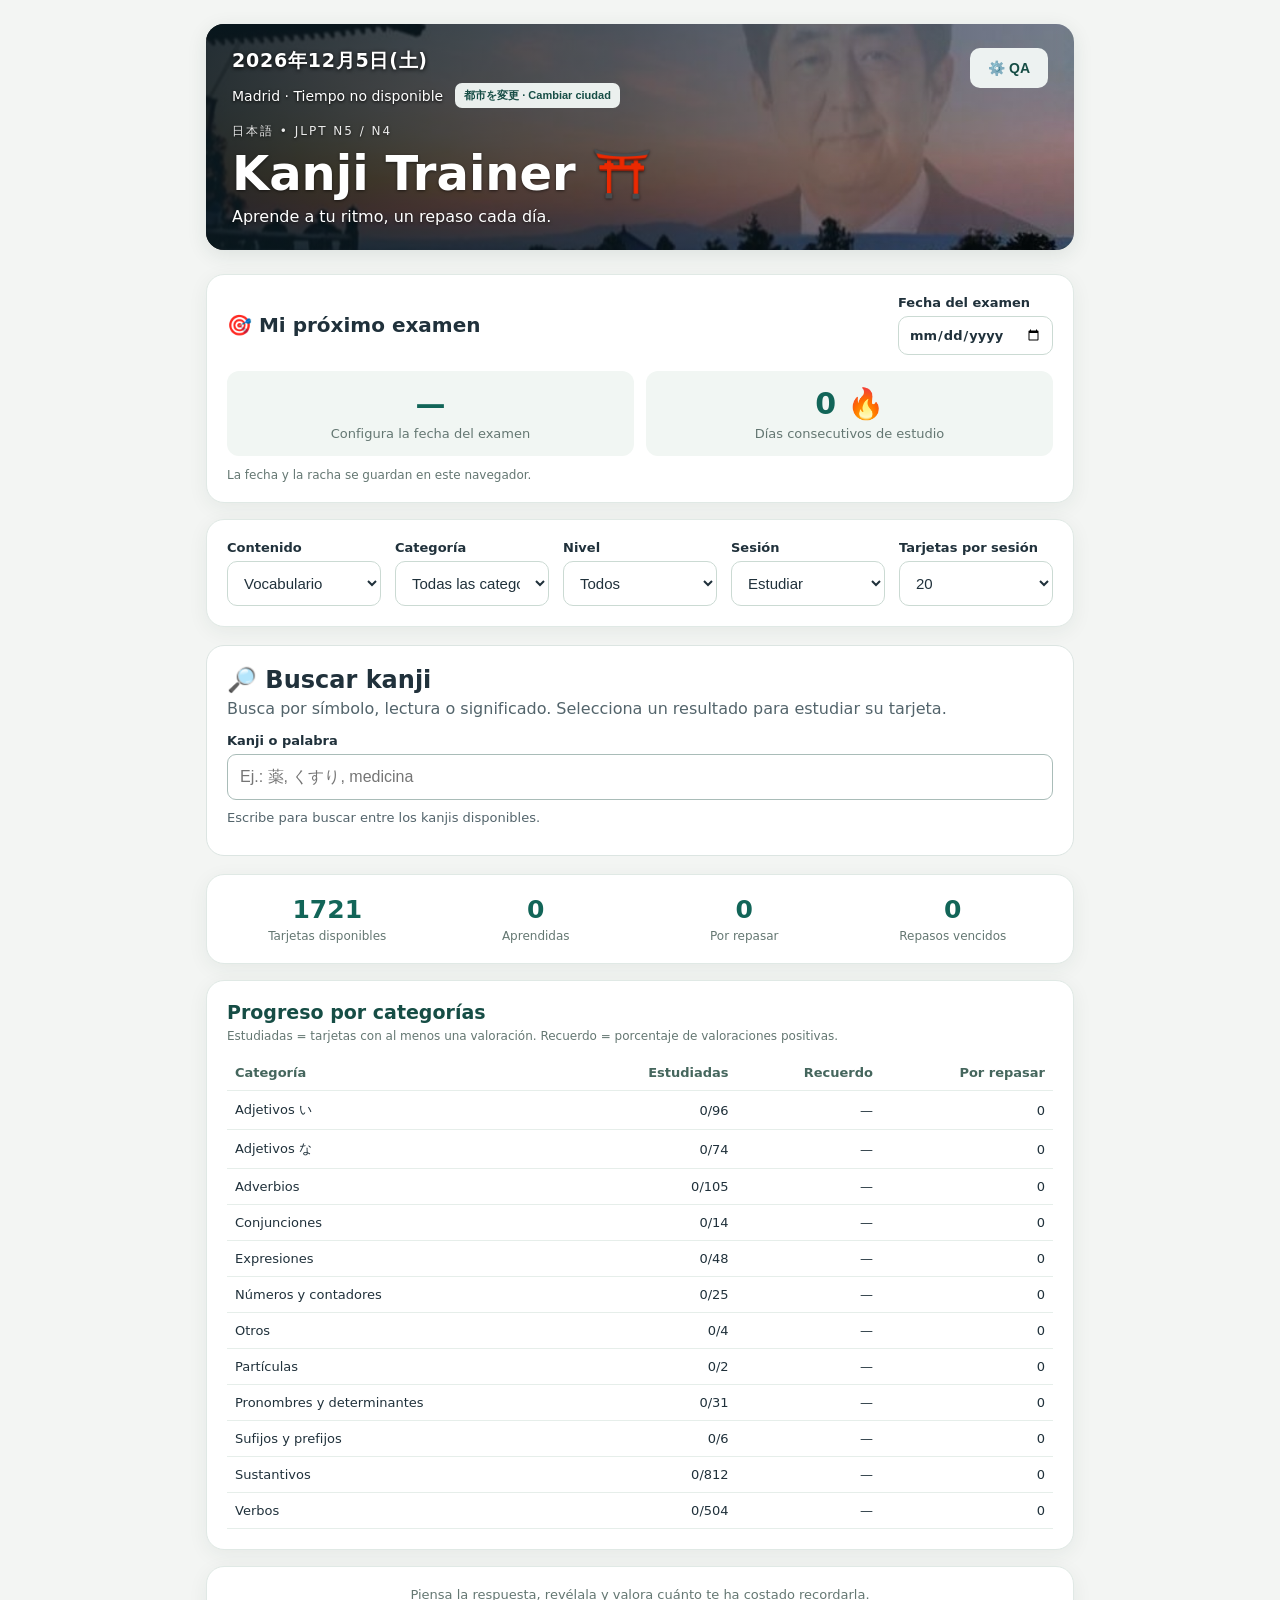
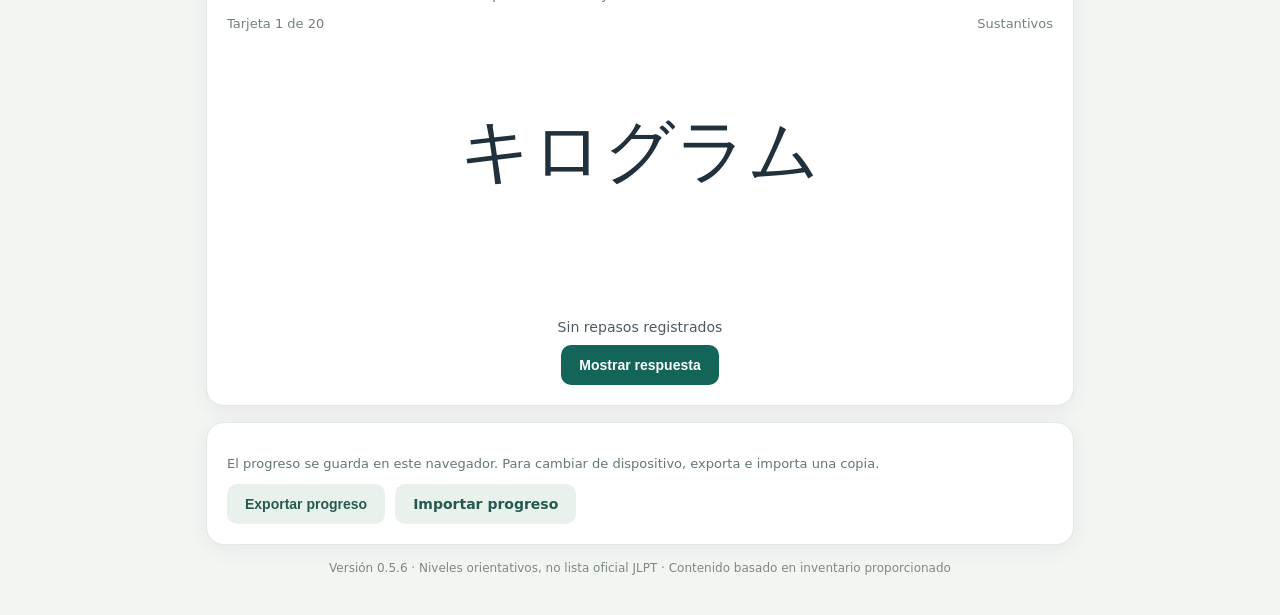
<file: index.html>
<!doctype html><html lang="es"><head><meta charset="utf-8"><meta name="viewport" content="width=device-width,initial-scale=1"><title>Kanji Trainer</title><link rel="stylesheet" href="estilos.css?v=0.5.6"></head><body><main><header class="hero"><div class="hero-copy"><div id="japaneseDate" class="japanese-date" aria-label="Fecha actual en japonés"></div><div class="weather-line"><span id="weatherDisplay" aria-live="polite">Madrid · 天気を確認中…</span><button type="button" id="weatherChange" class="weather-change" aria-expanded="false" aria-controls="weatherPicker">都市を変更 · Cambiar ciudad</button></div><div id="weatherPicker" class="weather-picker" hidden><label for="weatherCity">Buscar ciudad (resultados automáticos)</label><div class="weather-search"><input id="weatherCity" type="search" maxlength="90" placeholder="Madrid, Tokio, Cracovia…" autocomplete="off"></div><div id="weatherMessage" role="status"></div><div id="weatherResults" class="weather-results"></div></div><small>日本語 • JLPT N5 / N4</small><h1>Kanji Trainer <span>⛩️</span></h1><p>Aprende a tu ritmo, un repaso cada día.</p></div><button id="qaToggle" class="subtle">⚙️ QA</button></header><section class="goal" aria-label="Objetivo de estudio"><div class="goal-heading"><h2>🎯 Mi próximo examen</h2><label>Fecha del examen <input id="examDate" type="date" aria-label="Fecha del examen"></label></div><div class="goal-counters"><div><strong id="daysLeft">—</strong><small id="examStatus">Configura tu fecha</small></div><div><strong id="streak">0 🔥</strong><small>Días consecutivos de estudio</small></div></div><p id="goalHelp">La fecha y la racha se guardan en este navegador.</p></section><section class="toolbar"><label>Contenido<select id="tipo"><option value="vocabulario">Vocabulario</option><option value="kanji">Kanji</option><option value="gramatica">Gramática</option></select></label><label>Categoría<select id="subcategoria"><option value="todos">Todas las categorías</option></select></label><label>Nivel<select id="nivel"><option value="todos">Todos</option><option>N5</option><option>N4</option></select></label><label>Sesión<select id="modo"><option value="estudio">Estudiar</option><option value="errores">Repasar errores</option><option value="pendientes">Repaso pendiente</option></select></label><label>Tarjetas por sesión<select id="limite"><option value="10">10</option><option value="20" selected>20</option><option value="30">30</option></select></label></section><section class="kanji-finder" aria-label="Buscador de kanjis"><div class="finder-heading"><h2>🔎 Buscar kanji</h2><p>Busca por símbolo, lectura o significado. Selecciona un resultado para estudiar su tarjeta.</p></div><label for="kanjiSearch">Kanji o palabra</label><input id="kanjiSearch" type="search" placeholder="Ej.: 薬, くすり, medicina" autocomplete="off"><div id="kanjiSearchStatus" class="finder-status" role="status"></div><div id="kanjiSearchResults" class="finder-results"></div><button id="kanjiSearchClear" class="subtle" type="button" hidden>Limpiar búsqueda</button></section><section class="stats"><div><strong id="total">—</strong><small>Tarjetas disponibles</small></div><div><strong id="hechas">0</strong><small>Aprendidas</small></div><div><strong id="fallos">0</strong><small>Por repasar</small></div><div><strong id="pendientes">0</strong><small>Repasos vencidos</small></div></section><section class="category-panel" aria-label="Estadísticas por categoría"><div class="category-heading"><h2>Progreso por categorías</h2><p>Estudiadas = tarjetas con al menos una valoración. Recuerdo = porcentaje de valoraciones positivas.</p></div><div class="category-scroll"><table class="category-table"><thead><tr><th>Categoría</th><th>Estudiadas</th><th>Recuerdo</th><th>Por repasar</th></tr></thead><tbody id="categoryStats"></tbody></table></div></section><section class="study" id="studyArea"><p class="study-instructions">Piensa la respuesta, revélala y valora cuánto te ha costado recordarla.</p><div class="meta"><span id="counter">—</span><span id="categoria">—</span></div><article id="card" aria-live="polite"><div id="front" class="japanese">Cargando…</div><div id="back" class="answer" hidden></div><div id="kanjiExamples" class="kanji-examples" hidden></div></article><div id="feedback" role="status"></div><div id="choices" class="choices"></div><p id="cardAccuracy" class="card-accuracy" aria-live="polite"></p><div class="actions"><button id="reveal">Mostrar respuesta</button><button id="again" class="bad" hidden>Otra vez</button><button id="hard" class="subtle" hidden>Difícil</button><button id="good" class="good" hidden>Bien</button><button id="easy" class="good" hidden>Fácil</button><button id="next" class="subtle" hidden>Siguiente →</button></div></section><section id="sessionEnd" class="bottom" hidden><h2>🎉 Sesión terminada</h2><p id="sessionSummary"></p><div class="session-results"><div><strong id="sessionPercent">0%</strong><small>Aciertos</small></div><div><strong id="sessionCorrectCount">0</strong><small>Correctas</small></div><div><strong id="sessionWrongCount">0</strong><small>Para repasar</small></div></div><div class="session-track"><div id="sessionProgress"></div></div><button id="newSession">Nueva sesión</button></section><section class="bottom"><p>El progreso se guarda en este navegador. Para cambiar de dispositivo, exporta e importa una copia.</p><div class="actions"><button id="export" class="subtle">Exportar progreso</button><label class="upload">Importar progreso<input type="file" id="import" accept="application/json" hidden></label></div></section><section id="qa" hidden><h2>🧪 Panel QA</h2><p>Diagnóstico local para probar la aplicación.</p><pre id="diag"></pre><button id="reset" class="bad">Borrar progreso local</button></section><footer>Versión 0.5.6 · Niveles orientativos, no lista oficial JLPT · Contenido basado en inventario proporcionado</footer></main><script src="datos.js?v=0.5.6"></script><script src="legacy_meanings.js?v=0.5.6"></script><script src="kanji_ejemplos.js?v=0.5.6"></script><script src="app.js?v=0.5.6"></script><script src="tiempo.js?v=0.4"></script></body></html>
</file>
<file: estilos.css>
:root{font-family:system-ui,-apple-system,'Segoe UI',sans-serif;color:#20313b;background:#f3f5f3}*{box-sizing:border-box}body{margin:0}main{max-width:900px;margin:auto;padding:24px 16px 40px}header{display:flex;align-items:start;justify-content:space-between;margin-bottom:24px}h1{font-size:clamp(30px,6vw,48px);margin:5px 0;color:#164d45}header p{margin:0;color:#60726e}small{font-size:12px;color:#647772}header small{letter-spacing:2px}.toolbar,.stats,.study,.bottom,#qa{background:white;border:1px solid #e0e9e5;border-radius:18px;padding:20px;margin-bottom:16px;box-shadow:0 5px 20px #193b3210}.toolbar{display:grid;grid-template-columns:repeat(4,1fr);gap:14px}label{display:grid;gap:6px;font-size:13px;font-weight:600}select{width:100%;border:1px solid #cbdad3;border-radius:10px;padding:12px;background:#fff;color:#20313b;font-size:15px}.stats{display:grid;grid-template-columns:repeat(4,1fr);text-align:center;gap:8px}.stats div{display:grid;gap:5px}.stats strong{font-size:25px;color:#126558}.stats small{letter-spacing:0}.meta{display:flex;justify-content:space-between;font-size:13px;color:#72817b}article{min-height:240px;display:flex;align-items:center;justify-content:center;flex-direction:column;text-align:center;padding:20px}.japanese{font-size:clamp(42px,8vw,70px);line-height:1.4;overflow-wrap:anywhere}.answer{font-size:19px;margin-top:20px;white-space:pre-line;color:#1c6559}.actions{display:flex;flex-wrap:wrap;justify-content:center;gap:10px}button,.upload{border:0;border-radius:10px;padding:12px 18px;background:#126558;color:white;font-weight:700;cursor:pointer;font-size:14px}.subtle,.upload{background:#e9f1ed;color:#245a50}.bad{background:#a84043}.good{background:#21835d}button:hover,.upload:hover{filter:brightness(.95)}.choices{display:grid;grid-template-columns:1fr 1fr;gap:9px;margin-bottom:14px}.choices button{background:#edf3ef;color:#183d34;text-align:left;min-height:56px}.choices button:disabled{opacity:.75;cursor:default}.choices button.correct{background:#c8ebd8}.choices button.wrong{background:#f7cdd0}#feedback{text-align:center;min-height:24px;margin-bottom:10px;font-weight:600}.bottom p{font-size:13px;color:#647772}.bottom .actions{justify-content:start}#qa pre{white-space:pre-wrap;overflow-wrap:anywhere;background:#eff4f1;padding:12px;border-radius:10px}footer{text-align:center;color:#7c8984;font-size:12px}@media(max-width:560px){.toolbar{grid-template-columns:1fr 1fr}.toolbar label:last-child{grid-column:1/-1}.stats{grid-template-columns:1fr 1fr}.choices{grid-template-columns:1fr}article{min-height:200px}.japanese{font-size:46px}}

#sessionEnd{text-align:center}#sessionEnd h2{margin-top:0;color:#126558}@media(max-width:700px){.toolbar{grid-template-columns:repeat(2,1fr)}}@media(max-width:560px){.toolbar label:last-child{grid-column:auto}}

.goal{background:white;border:1px solid #e0e9e5;border-radius:18px;padding:20px;margin-bottom:16px;box-shadow:0 5px 20px #193b3210}.goal-heading{display:flex;align-items:center;justify-content:space-between;gap:16px;flex-wrap:wrap}.goal h2{margin:0;font-size:20px}.goal input{border:1px solid #cbdad3;border-radius:10px;padding:10px;font:inherit;color:#20313b;max-width:210px}.goal-counters{display:grid;grid-template-columns:repeat(2,minmax(0,1fr));gap:12px;margin-top:16px}.goal-counters>div{background:#f1f6f3;border-radius:12px;padding:15px;display:grid;gap:5px;text-align:center}.goal-counters strong{font-size:30px;color:#126558}.goal-counters small{font-size:13px;letter-spacing:0}.goal p{font-size:12px;color:#647772;margin-bottom:0}@media(max-width:480px){.goal-heading label{width:100%}.goal input{max-width:none;width:100%}}

.session-results{display:grid;grid-template-columns:repeat(3,minmax(0,1fr));gap:12px;margin:18px 0 12px}.session-results>div{background:#eff4f1;border-radius:12px;padding:16px 8px;display:grid;gap:5px;text-align:center}.session-results strong{font-size:clamp(24px,4vw,34px);color:#126558}.session-results small{font-size:12px;color:#60726e}.session-track{height:10px;background:#e9efec;border-radius:99px;overflow:hidden;margin:0 0 18px}.session-track>div{height:100%;width:0;background:#126558;border-radius:99px;transition:width .2s}#sessionEnd{text-align:center}

.card-accuracy{font-size:.88rem;opacity:.8;text-align:center;margin:.6rem 0}

.study-instructions{text-align:center;font-size:13px;color:#647772;margin:0 0 14px}

.category-panel{background:#fff;border:1px solid #e0e9e5;border-radius:18px;padding:20px;margin-bottom:16px;box-shadow:0 5px 20px #193b3210}.category-heading h2{font-size:19px;margin:0 0 6px;color:#164d45}.category-heading p{font-size:12px;color:#647772;margin:0 0 12px}.category-scroll{overflow-x:auto}.category-table{width:100%;border-collapse:collapse;font-size:13px;text-align:left}.category-table th,.category-table td{padding:10px 8px;border-bottom:1px solid #e6eeea}.category-table th{color:#45665d}.category-table th:not(:first-child),.category-table td:not(:first-child){text-align:right;white-space:nowrap}.category-selected{background:#eaf5ee}.toolbar{grid-template-columns:repeat(5,minmax(0,1fr))}@media(max-width:700px){.toolbar{grid-template-columns:repeat(2,minmax(0,1fr))}}@media(max-width:450px){.category-panel{padding:12px}.category-table{font-size:12px}}

/* QA-014: cabecera decorativa aislada del área de estudio */
header.hero{position:relative;isolation:isolate;overflow:hidden;min-height:220px;padding:24px 26px;border-radius:18px;background:#102d38 url('cabecera-japon.jpg') center 56% / cover no-repeat;color:#fff;align-items:flex-start;gap:16px;box-shadow:0 5px 20px #193b321a}
header.hero::before{content:'';position:absolute;inset:0;z-index:-1;background:linear-gradient(90deg,rgba(9,25,32,.88) 0%,rgba(9,25,32,.65) 48%,rgba(9,25,32,.22) 100%);pointer-events:none}
header.hero .hero-copy{max-width:75%}
header.hero h1,header.hero p,header.hero small{color:#fff;text-shadow:0 1px 3px rgba(0,0,0,.55)}
header.hero small{opacity:.9}
header.hero .japanese-date{font-size:clamp(15px,2.5vw,19px);font-weight:650;letter-spacing:.04em;margin-bottom:14px;color:#fff;text-shadow:0 1px 4px #000}
header.hero #qaToggle{background:rgba(245,250,248,.94);color:#164d45;flex-shrink:0}
/* Las tarjetas conservan fondo sólido y legibilidad independiente de la imagen */
.study{background:#fff}
@media(max-width:560px){header.hero{min-height:185px;padding:20px 16px;background-position:57% center}header.hero .hero-copy{max-width:78%}header.hero h1{font-size:clamp(25px,7vw,34px)}header.hero p{font-size:13px}header.hero #qaToggle{padding:10px;font-size:12px}}

/* QA-015: valoración en cuadrícula 2x2 en pantallas pequeñas.
   Solo se activa cuando las cuatro opciones de valoración están visibles. */
@media (max-width:560px) {
  .study .actions:has(#again:not([hidden])) {
    display:grid;
    grid-template-columns:repeat(2,minmax(0,1fr));
    gap:10px;
    max-width:320px;
    margin-inline:auto;
  }
  .study .actions:has(#again:not([hidden])) > button:not([hidden]) {
    width:100%;
    min-height:46px;
  }
  .study .actions > button[hidden] { display:none; }
}

/* QA-017: meteorología independiente del progreso de estudio */
header.hero{overflow:visible}
header.hero::before{border-radius:inherit}
header.hero .hero-copy{position:relative;z-index:1}
.weather-line{display:flex;flex-wrap:wrap;align-items:center;gap:8px 12px;margin:-5px 0 12px;color:#fff;font-size:14px;text-shadow:0 1px 3px #000}
.weather-change{padding:5px 9px;font-size:11px;background:rgba(245,250,248,.94);color:#164d45;border-radius:7px;text-shadow:none}
.weather-picker{position:relative;z-index:5;width:min(420px,100%);padding:12px;margin:0 0 14px;background:#f8fbfa;color:#20313b;border-radius:10px;box-shadow:0 8px 24px #0004;text-shadow:none}
.weather-picker[hidden]{display:none}
.weather-picker label{font-size:12px}
.weather-search{display:flex;gap:7px;margin-top:6px}
.weather-search input{min-width:0;flex:1;border:1px solid #cbdad3;border-radius:8px;padding:9px;font-size:14px}
.weather-search button{padding:9px 11px;font-size:13px}
#weatherMessage{font-size:12px;margin-top:7px}
.weather-results{display:grid;gap:5px;margin-top:7px;max-height:185px;overflow:auto}
.weather-results button{background:#e9f1ed;color:#245a50;text-align:left;padding:9px;font-size:13px}
@media(max-width:560px){.weather-line{font-size:12px;gap:5px 8px}.weather-change{font-size:10px;padding:5px 7px}header.hero{min-height:185px}.weather-picker{width:100%}}

/* Ejemplos didácticos: visibles únicamente tras revelar la respuesta. */
.kanji-examples{margin-top:1rem;text-align:left;display:grid;gap:.65rem}.kanji-examples[hidden]{display:none}.kanji-examples h3{font-size:1rem;margin:.3rem 0}.kanji-example{padding:.8rem;border:1px solid rgba(128,128,128,.25);border-radius:12px;overflow-wrap:anywhere}.kanji-example p{margin:.45rem 0 0;line-height:1.6}.kanji-example p[lang=ja]{font-size:1.1rem}.example-translation{opacity:.8;font-size:.94rem}

/* Buscador de kanjis: v0.5.1 */
.kanji-finder{background:#fff;border:1px solid #dce5e2;border-radius:18px;padding:20px;margin:18px 0}.finder-heading h2{margin:0 0 5px}.finder-heading p{margin:0 0 15px;color:#53646b}.kanji-finder label{display:block;margin-bottom:6px;font-weight:600}.kanji-finder input{width:100%;box-sizing:border-box;padding:12px;border:1px solid #a9bcb8;border-radius:9px;font-size:16px}.finder-status{font-size:13px;color:#53646b;margin:10px 0}.finder-results{display:grid;grid-template-columns:repeat(auto-fit,minmax(min(100%,260px),1fr));gap:8px;max-height:340px;overflow:auto}.finder-result{display:flex;align-items:center;gap:12px;text-align:left;background:#f5faf8;color:#183b35;border:1px solid #dce9e5;border-radius:10px;padding:10px;cursor:pointer}.finder-result:hover,.finder-result:focus-visible{outline:2px solid #268569}.finder-result strong{font-size:28px;min-width:44px}.finder-result span{font-size:13px;line-height:1.5}.kanji-finder #kanjiSearchClear{margin-top:10px}

.kanji-example ruby{ruby-position:over;ruby-align:center}.kanji-example rt{font-size:.65em;color:#476b67}.kanji-example p[lang="ja"]{line-height:2.5;overflow-wrap:anywhere}

/* v0.5.4: ajustes de lectura y búsqueda en pantallas pequeñas */
.kanji-finder{min-width:0}.kanji-finder input#kanjiSearch{display:block;width:100%;max-width:none;min-width:0;box-sizing:border-box;min-height:46px}.finder-results{grid-template-columns:repeat(auto-fit,minmax(min(100%,260px),1fr))}.finder-result{min-width:0;width:100%;overflow-wrap:anywhere;white-space:normal}.finder-result span{min-width:0;overflow-wrap:anywhere}.kanji-example{min-width:0}.kanji-example strong{display:block;line-height:1.5}.kanji-example p[lang="ja"]{line-height:2.4;word-break:normal;overflow-wrap:break-word}.kanji-example rt{font-size:.65em}
@media(max-width:560px){.kanji-finder{padding:16px;margin:16px 0}.finder-results{grid-template-columns:minmax(0,1fr);max-height:320px}.finder-result{padding:12px;gap:10px}.finder-result strong{flex:0 0 38px;min-width:38px;font-size:26px}.finder-result span{font-size:13px;line-height:1.45}.kanji-examples{width:100%;min-width:0}.kanji-example{padding:12px}.kanji-example p[lang="ja"]{font-size:1.05rem;line-height:2.5}.kanji-example .example-translation{font-size:.94rem;line-height:1.5}}

/* v0.5.6: pulido de ejemplos y furigana en móvil */
.kanji-examples{gap:.8rem}
.kanji-example{background:#f7fbf9;border-color:#d9e9e2;padding:1rem;border-radius:14px}
.kanji-example strong{line-height:1.55}
.kanji-example p[lang="ja"]{margin-top:.7rem;line-height:2.15;letter-spacing:.025em;overflow-wrap:break-word}
.kanji-example ruby{ruby-position:over;ruby-align:center;margin-inline:.065em}
.kanji-example rt{font-size:.66em;color:#38695f;letter-spacing:0;line-height:1.15}
.kanji-example .example-translation{margin-top:.3rem;line-height:1.55;opacity:.86}
@media(max-width:560px){.kanji-example{padding:14px}.kanji-example p[lang="ja"]{font-size:1.08rem;line-height:2.2}.kanji-example .example-translation{margin-top:.25rem;line-height:1.5}}

/* v0.5.6: tarjetas más legibles en escritorio, sin alterar el diseño móvil */
@media (min-width: 900px) {
  .kanji-examples { width:min(100%, 680px); margin-inline:auto; gap:1rem; }
  .kanji-examples h3 { font-size:1.15rem; }
  .kanji-example { padding:1.2rem 1.4rem; border-radius:16px; }
  .kanji-example strong { font-size:1.08rem; }
  .kanji-example p[lang="ja"] { font-size:1.35rem; line-height:2.25; }
  .kanji-example .example-translation { font-size:1rem; }
}
</file>
